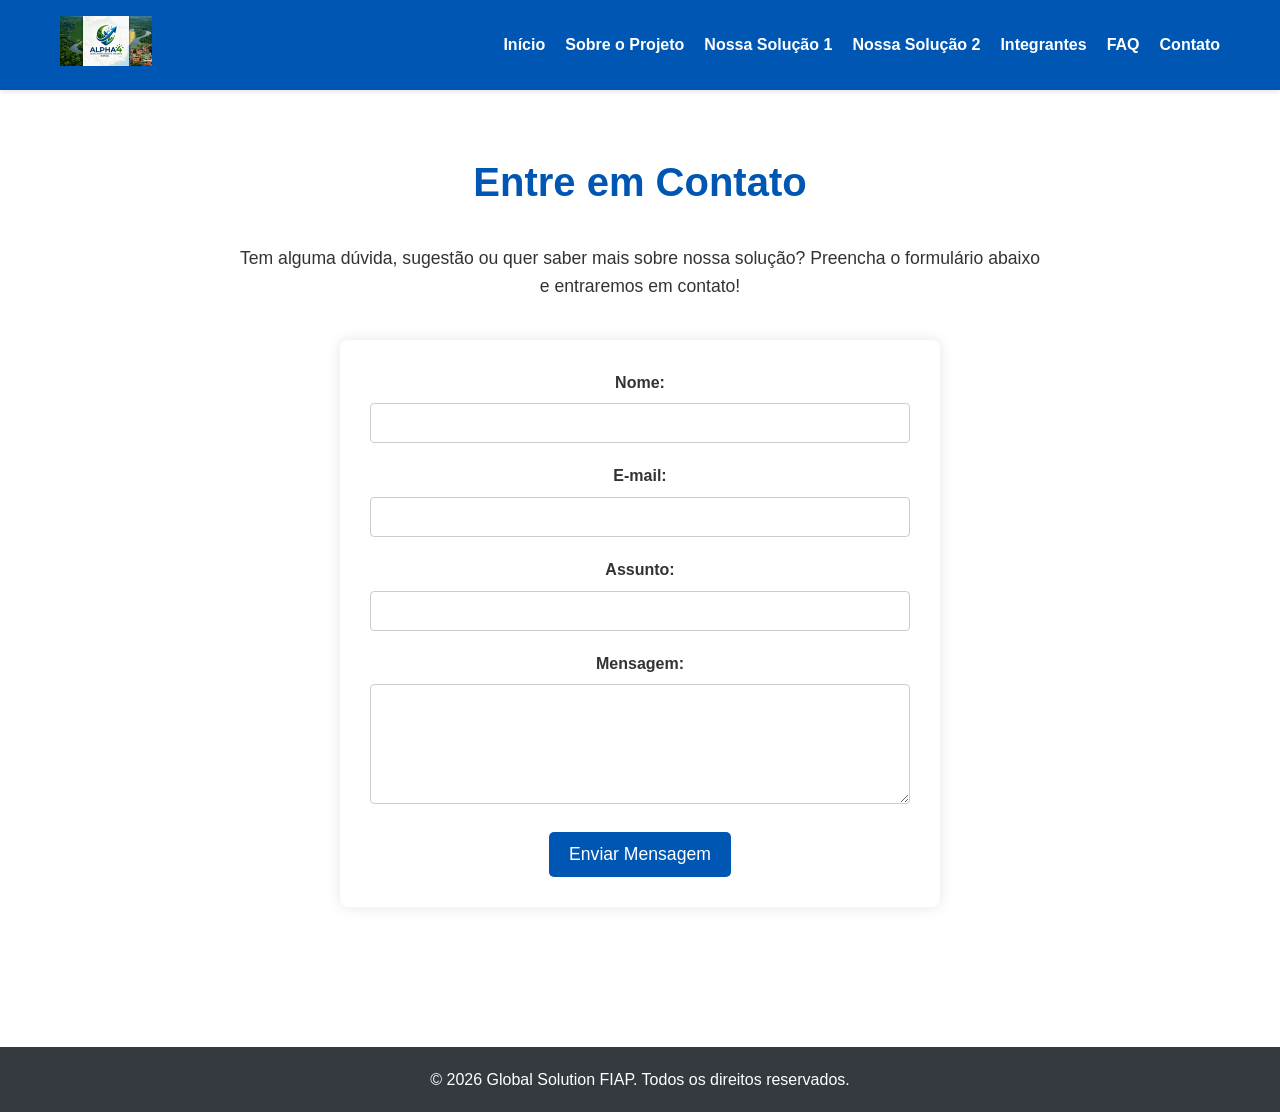
<file: contato.html>
<!DOCTYPE html>
<html lang="pt-BR">
<head>
    <meta charset="UTF-8">
    <meta name="viewport" content="width=device-width, initial-scale=1.0">
    <title>Global Solution FIAP - Contato</title>
    <link rel="stylesheet" href="css/style.css">
</head>
<body>
    <header>
        <div class="container">
            <a href="index.html" class="logo">
                <img src="assets/logo.png" alt="Logo da Solução">
            </a>
            <nav>
                <button class="menu-toggle" aria-label="Abrir menu">☰</button>
                <ul class="nav-list">
                    <li><a href="index.html">Início</a></li>
                    <li><a href="sobre.html">Sobre o Projeto</a></li>
                    <li><a href="solucao1.html">Nossa Solução 1</a></li>
                    <li><a href="solucao2.html">Nossa Solução 2</a></li>
                    <li><a href="integrantes.html">Integrantes</a></li>
                    <li><a href="faq.html">FAQ</a></li>
                    <li><a href="contato.html">Contato</a></li>
                </ul>
            </nav>
        </div>
    </header>

    <main>
        <section id="contact" class="content-section">
            <div class="container">
                <h2>Entre em Contato</h2>
                <p>Tem alguma dúvida, sugestão ou quer saber mais sobre nossa solução? Preencha o formulário abaixo e entraremos em contato!</p>

                <form class="contact-form">
                    <label for="name">Nome:</label>
                    <input type="text" id="name" name="name" required>

                    <label for="email">E-mail:</label>
                    <input type="email" id="email" name="email" required>

                    <label for="subject">Assunto:</label>
                    <input type="text" id="subject" name="subject">

                    <label for="message">Mensagem:</label>
                    <textarea id="message" name="message" required></textarea>

                    <button type="submit">Enviar Mensagem</button>
                </form>
            </div>
        </section>
    </main>

    <footer>
        <div class="container">
            <p>&copy; 2026 Global Solution FIAP. Todos os direitos reservados.</p>
        </div>
    </footer>

    <script src="js/script.js"></script>
</body>
</html>
</file>
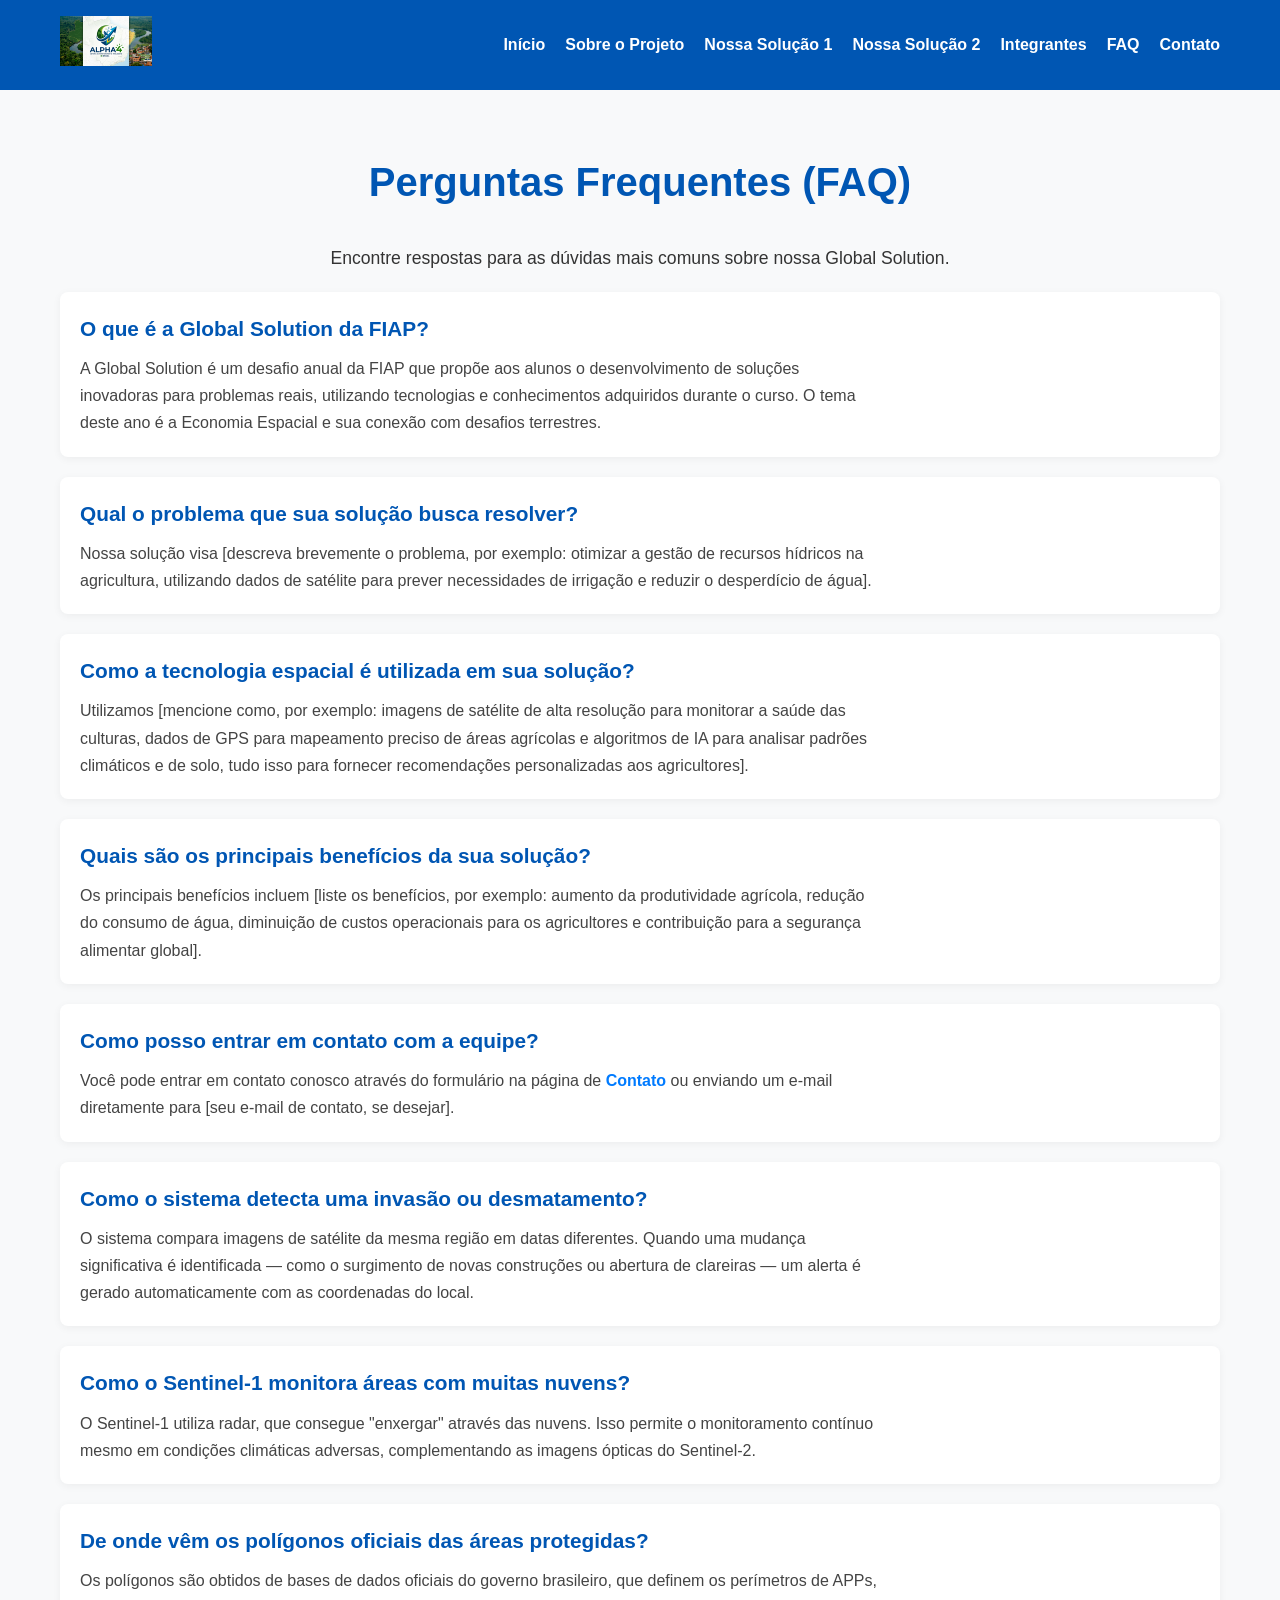
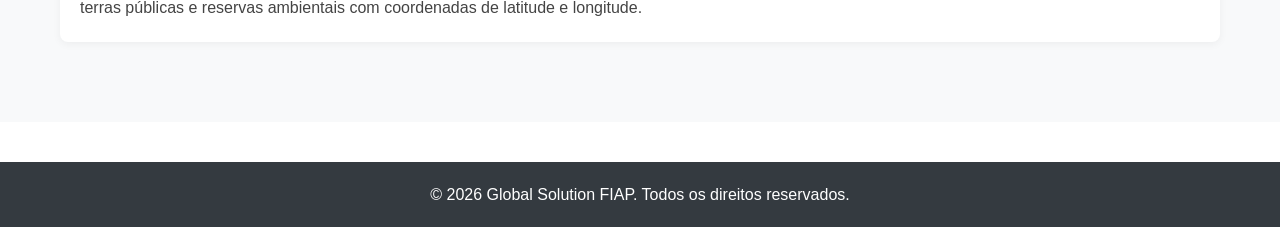
<file: faq.html>
<!DOCTYPE html>
<html lang="pt-BR">
<head>
    <meta charset="UTF-8">
    <meta name="viewport" content="width=device-width, initial-scale=1.0">
    <title>Global Solution FIAP - FAQ</title>
    <link rel="stylesheet" href="css/style.css">
</head>
<body>
    <header>
        <div class="container">
            <a href="index.html" class="logo">
                <img src="assets/logo.png" alt="Logo da Solução">
            </a>
            <nav>
                <button class="menu-toggle" aria-label="Abrir menu">☰</button>
                <ul class="nav-list">
                    <li><a href="index.html">Início</a></li>
                    <li><a href="sobre.html">Sobre o Projeto</a></li>
                    <li><a href="solucao1.html">Nossa Solução 1</a></li>
                    <li><a href="solucao2.html">Nossa Solução 2</a></li>
                    <li><a href="integrantes.html">Integrantes</a></li>
                    <li><a href="faq.html">FAQ</a></li>
                    <li><a href="contato.html">Contato</a></li>
                </ul>
            </nav>
        </div>
    </header>

    <main>
        <section id="faq" class="content-section light-bg">
            <div class="container">
                <h2>Perguntas Frequentes (FAQ)</h2>
                <p>Encontre respostas para as dúvidas mais comuns sobre nossa Global Solution.</p>
                <div class="faq-item">
                    <h3>O que é a Global Solution da FIAP?</h3>
                    <p>A Global Solution é um desafio anual da FIAP que propõe aos alunos o desenvolvimento de soluções inovadoras para problemas reais, utilizando tecnologias e conhecimentos adquiridos durante o curso. O tema deste ano é a Economia Espacial e sua conexão com desafios terrestres.</p>
                </div>
                <div class="faq-item">
                    <h3>Qual o problema que sua solução busca resolver?</h3>
                    <p>Nossa solução visa [descreva brevemente o problema, por exemplo: otimizar a gestão de recursos hídricos na agricultura, utilizando dados de satélite para prever necessidades de irrigação e reduzir o desperdício de água].</p>
                </div>
                <div class="faq-item">
                    <h3>Como a tecnologia espacial é utilizada em sua solução?</h3>
                    <p>Utilizamos [mencione como, por exemplo: imagens de satélite de alta resolução para monitorar a saúde das culturas, dados de GPS para mapeamento preciso de áreas agrícolas e algoritmos de IA para analisar padrões climáticos e de solo, tudo isso para fornecer recomendações personalizadas aos agricultores].</p>
                </div>
                <div class="faq-item">
                    <h3>Quais são os principais benefícios da sua solução?</h3>
                    <p>Os principais benefícios incluem [liste os benefícios, por exemplo: aumento da produtividade agrícola, redução do consumo de água, diminuição de custos operacionais para os agricultores e contribuição para a segurança alimentar global].</p>
                </div>
                <div class="faq-item">
                    <h3>Como posso entrar em contato com a equipe?</h3>
                    <p>Você pode entrar em contato conosco através do formulário na página de <a href="contato.html">Contato</a> ou enviando um e-mail diretamente para [seu e-mail de contato, se desejar].</p>
                </div>
                 <div class="faq-item">
                    <h3>Como o sistema detecta uma invasão ou desmatamento?</h3>
                    <p>O sistema compara imagens de satélite da mesma região em datas diferentes. Quando uma mudança significativa é identificada — como o surgimento de novas construções ou abertura de clareiras — um alerta é gerado automaticamente com as coordenadas do local.</p>
                 </div>
                 <div class="faq-item">
                    <h3>Como o Sentinel-1 monitora áreas com muitas nuvens?</h3>
                    <p>O Sentinel-1 utiliza radar, que consegue "enxergar" através das nuvens. Isso permite o monitoramento contínuo mesmo em condições climáticas adversas, complementando as imagens ópticas do Sentinel-2.</p>
                 </div>
                 <div class="faq-item">
                    <h3>De onde vêm os polígonos oficiais das áreas protegidas?</h3>
                    <p>Os polígonos são obtidos de bases de dados oficiais do governo brasileiro, que definem os perímetros de APPs, terras públicas e reservas ambientais com coordenadas de latitude e longitude.</p>
                 </div>
                <!-- Adicione mais perguntas e respostas conforme necessário -->
            </div>
        </section>
    </main>
    <footer>
        <div class="container">
            <p>&copy; 2026 Global Solution FIAP. Todos os direitos reservados.</p>
        </div>
    </footer>
    <script src="js/script.js"></script>
</body>
</html>
</file>
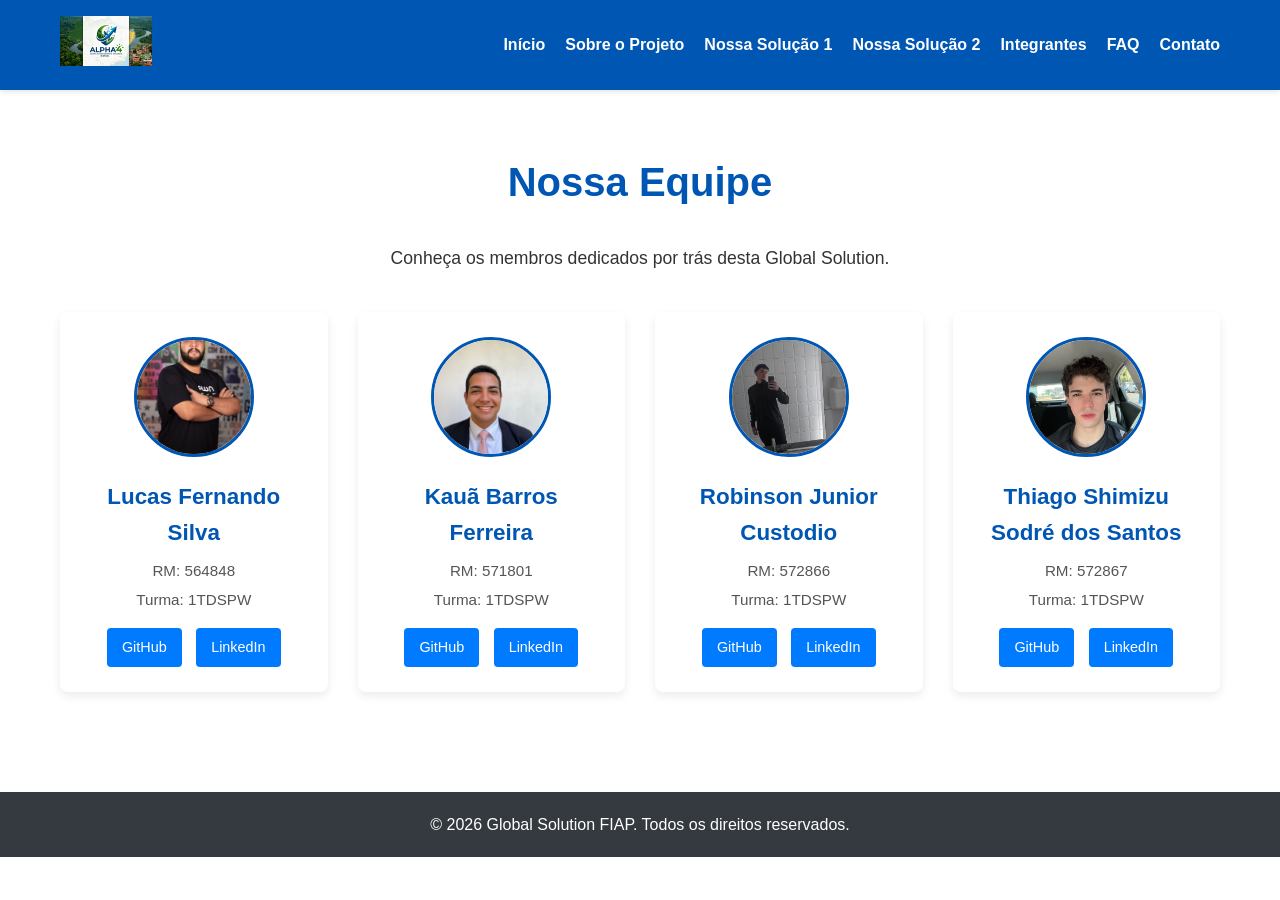
<file: integrantes.html>
<!DOCTYPE html>
<html lang="pt-BR">
<head>
    <meta charset="UTF-8">
    <meta name="viewport" content="width=device-width, initial-scale=1.0">
    <meta name="description" content="Conheça os integrantes da equipe por trás da Global Solution FIAP.">
    <title>Global Solution FIAP - Integrantes</title>
    <link rel="stylesheet" href="css/style.css">
</head>
<body>
    <header>
        <div class="container">
            <a href="index.html" class="logo">
                <img src="assets/logo.png" alt="Logo da Solução">
            </a>
            <nav aria-label="Menu principal">
                <button class="menu-toggle" aria-label="Abrir menu" aria-expanded="false">☰</button>
                <ul class="nav-list">
                    <li><a href="index.html">Início</a></li>
                    <li><a href="sobre.html">Sobre o Projeto</a></li>
                    <li><a href="solucao1.html">Nossa Solução 1</a></li>
                    <li><a href="solucao2.html">Nossa Solução 2</a></li>
                    <li><a href="integrantes.html" class="active">Integrantes</a></li>
                    <li><a href="faq.html">FAQ</a></li>
                    <li><a href="contato.html">Contato</a></li>
                </ul>
            </nav>
        </div>
    </header>

    <main>
        <section id="team" class="content-section">
            <div class="container">
                <h2>Nossa Equipe</h2>
                <p>Conheça os membros dedicados por trás desta Global Solution.</p>

                <div class="team-grid">

                    <!-- Integrante 1 -->
                    <div class="team-member">
                        <img src="assets/foto2.jpg" alt="Foto de Lucas Fernando Silva">
                        <h3>Lucas Fernando Silva</h3>
                        <p>RM: 564848</p>
                        <p>Turma: 1TDSPW</p>
                        <div class="member-links">
                            <a href="https://github.com/Lucas-Silva8077" target="_blank" rel="noopener noreferrer">GitHub</a>
                            <a href="https://www.linkedin.com/in/lucas-fernando-5aa8b6193" target="_blank" rel="noopener noreferrer">LinkedIn</a>
                        </div>
                    </div>

                    <!-- Integrante 2 -->
                    <div class="team-member">
                        <img src="assets/foto3.jpeg" alt="Foto de Kauã Barros Ferreira">
                        <h3>Kauã Barros Ferreira</h3>
                        <p>RM: 571801</p>
                        <p>Turma: 1TDSPW</p>
                        <div class="member-links">
                            <a href="https://github.com/KauaBF" target="_blank" rel="noopener noreferrer">GitHub</a>
                            <a href="https://www.linkedin.com/in/kauã-barros-ferreira-161a3a36b/" target="_blank" rel="noopener noreferrer">LinkedIn</a>
                        </div>
                    </div>

                    <!-- Integrante 3 -->
                    <div class="team-member">
                        <img src="assets/foto1.jpg" alt="Foto de Robinson Junior Custodio">
                        <h3>Robinson Junior Custodio</h3>
                        <p>RM: 572866</p>
                        <p>Turma: 1TDSPW</p>
                        <div class="member-links">
                            <a href="https://github.com/Junior4744" target="_blank" rel="noopener noreferrer">GitHub</a>
                            <a href="https://www.linkedin.com/in/junior-custódio-74601b38b" target="_blank" rel="noopener noreferrer">LinkedIn</a>
                        </div>
                    </div>

                    <!-- Integrante 4 -->
                    <div class="team-member">
                        <img src="assets/foto4.jpeg" alt="Foto de Thiago Shimizu Sodré dos Santos">
                        <h3>Thiago Shimizu Sodré dos Santos</h3>
                        <p>RM: 572867</p>
                        <p>Turma: 1TDSPW</p>
                        <div class="member-links">
                            <a href="https://github.com/thssd" target="_blank" rel="noopener noreferrer">GitHub</a>
                            <a href="https://www.linkedin.com/in/thiagoshimizusodre/" target="_blank" rel="noopener noreferrer">LinkedIn</a>
                        </div>
                    </div>

                </div>
            </div>
        </section>
    </main>

    <footer>
        <div class="container">
            <p>&copy; 2026 Global Solution FIAP. Todos os direitos reservados.</p>
        </div>
    </footer>

    <script src="js/script.js"></script>
</body>
</html>
</file>
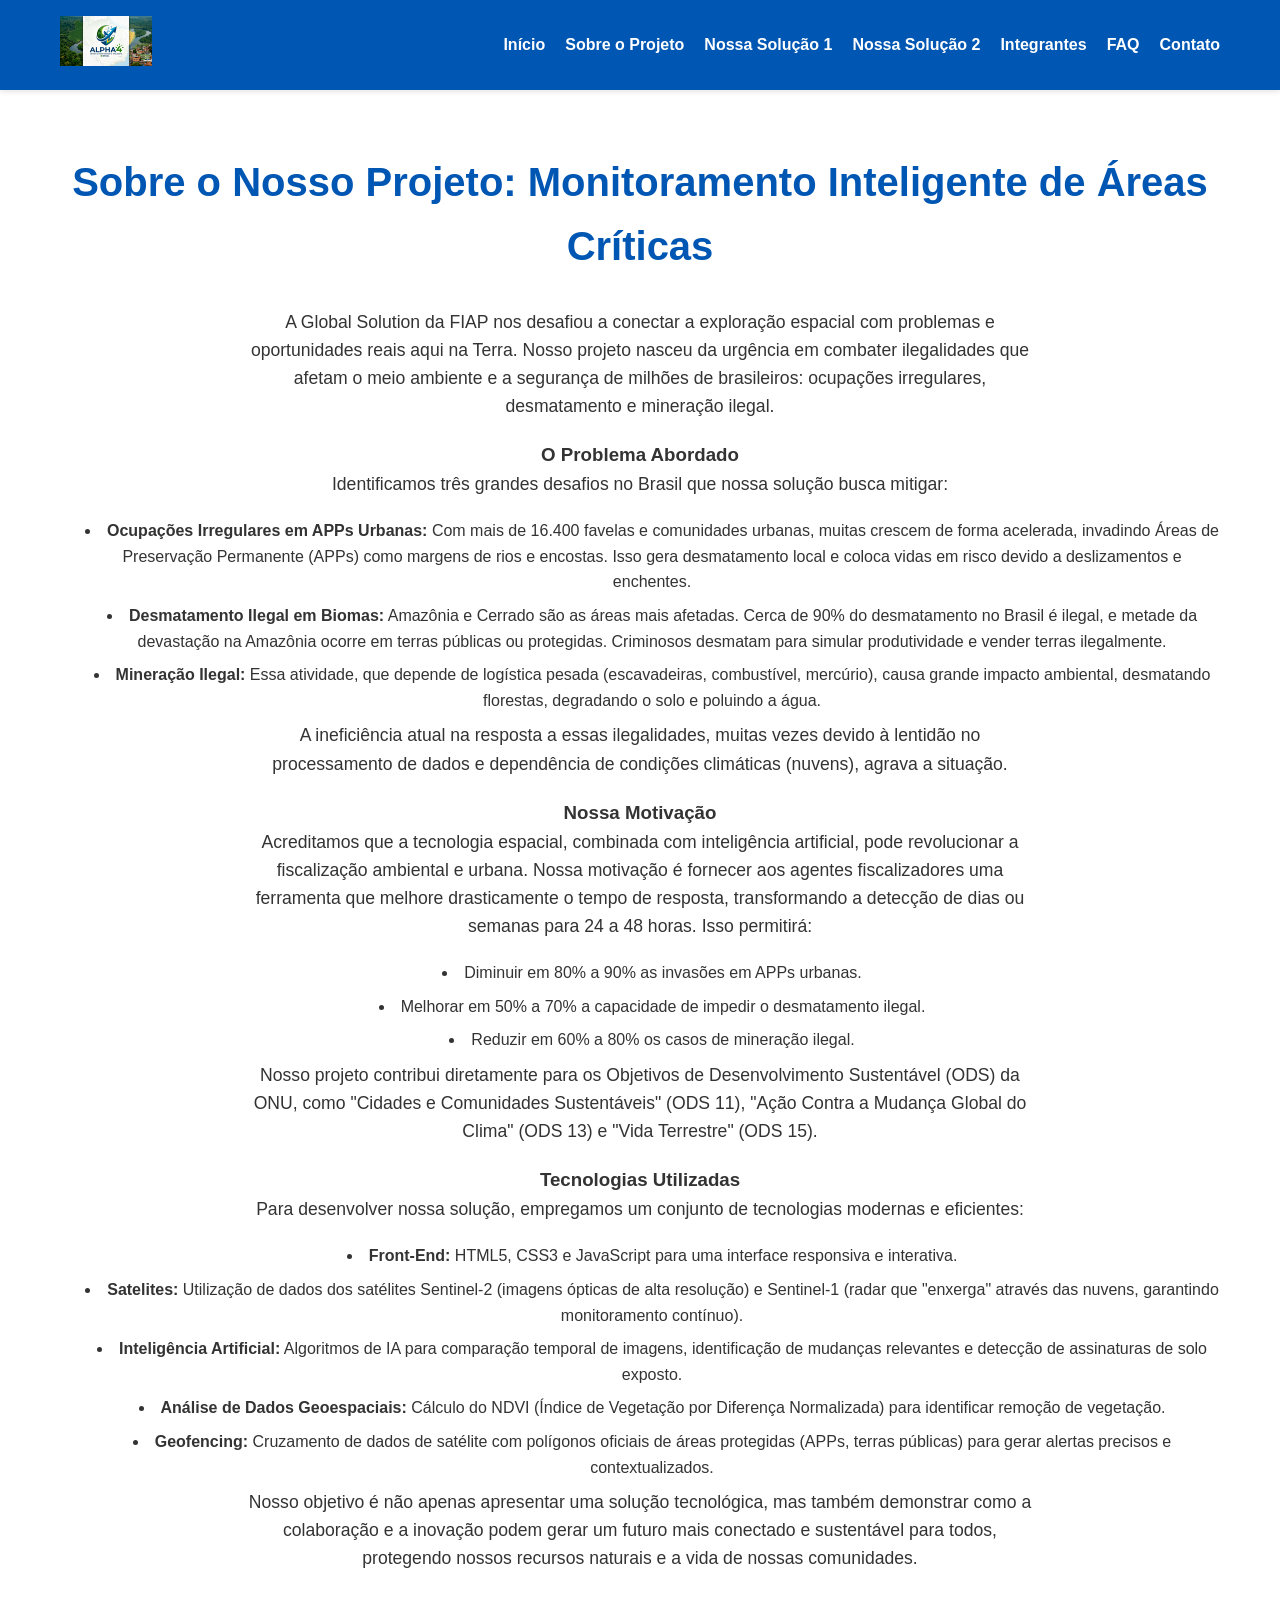
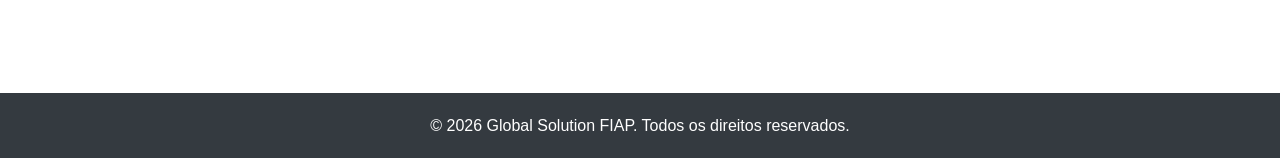
<file: sobre.html>
<!DOCTYPE html>
<html lang="pt-BR">
<head>
    <meta charset="UTF-8">
    <meta name="viewport" content="width=device-width, initial-scale=1.0">
    <title>Global Solution FIAP - Sobre o Projeto</title>
    <link rel="stylesheet" href="css/style.css">
</head>
<body>
    <header>
        <div class="container">
            <a href="index.html" class="logo">
                <img src="assets/logo.png" alt="Logo da Solução">
            </a>
            <nav>
                <button class="menu-toggle" aria-label="Abrir menu">☰</button>
                <ul class="nav-list">
                    <li><a href="index.html">Início</a></li>
                    <li><a href="sobre.html" class="active">Sobre o Projeto</a></li>
                    <li><a href="solucao1.html">Nossa Solução 1</a></li>
                    <li><a href="solucao2.html">Nossa Solução 2</a></li>
                    <li><a href="integrantes.html">Integrantes</a></li>
                    <li><a href="faq.html">FAQ</a></li>
                    <li><a href="contato.html">Contato</a></li>
                </ul>
            </nav>
        </div>
    </header>
    <main>
        <section id="about" class="content-section">
            <div class="container">
                <h2>Sobre o Nosso Projeto: Monitoramento Inteligente de Áreas Críticas</h2>
                <p>
                    A Global Solution da FIAP nos desafiou a conectar a exploração espacial com problemas e 
                    oportunidades reais aqui na Terra. Nosso projeto nasceu da urgência em combater 
                    ilegalidades que afetam o meio ambiente e a segurança de milhões de brasileiros: 
                    ocupações irregulares, desmatamento e mineração ilegal.
                </p>
                <h3>O Problema Abordado</h3>
                <p>
                    Identificamos três grandes desafios no Brasil que nossa solução busca mitigar:
                </p>
                <ul>
                    <li>
                        <strong>Ocupações Irregulares em APPs Urbanas:</strong> 
                        Com mais de 16.400 favelas e comunidades urbanas, muitas crescem de forma acelerada, 
                        invadindo Áreas de Preservação Permanente (APPs) como margens de rios e encostas. 
                        Isso gera desmatamento local e coloca vidas em risco devido a deslizamentos e enchentes.
                    </li>
                    <li>
                        <strong>Desmatamento Ilegal em Biomas:</strong> 
                        Amazônia e Cerrado são as áreas mais afetadas. Cerca de 90% do desmatamento no Brasil 
                        é ilegal, e metade da devastação na Amazônia ocorre em terras públicas ou protegidas. 
                        Criminosos desmatam para simular produtividade e vender terras ilegalmente.
                    </li>
                    <li>
                        <strong>Mineração Ilegal:</strong> 
                        Essa atividade, que depende de logística pesada (escavadeiras, combustível, mercúrio), 
                        causa grande impacto ambiental, desmatando florestas, degradando o solo e poluindo a água.
                    </li>
                </ul>
                <p>
                    A ineficiência atual na resposta a essas ilegalidades, muitas vezes devido à lentidão no 
                    processamento de dados e dependência de condições climáticas (nuvens), agrava a situação.
                </p>
                <h3>Nossa Motivação</h3>
                <p>
                    Acreditamos que a tecnologia espacial, combinada com inteligência artificial, pode 
                    revolucionar a fiscalização ambiental e urbana. Nossa motivação é fornecer aos agentes 
                    fiscalizadores uma ferramenta que melhore drasticamente o tempo de resposta, 
                    transformando a detecção de dias ou semanas para 24 a 48 horas. Isso permitirá:
                </p>
                <ul>
                    <li>Diminuir em 80% a 90% as invasões em APPs urbanas.</li>
                    <li>Melhorar em 50% a 70% a capacidade de impedir o desmatamento ilegal.</li>
                    <li>Reduzir em 60% a 80% os casos de mineração ilegal.</li>
                </ul>
                <p>
                    Nosso projeto contribui diretamente para os Objetivos de Desenvolvimento Sustentável (ODS) 
                    da ONU, como "Cidades e Comunidades Sustentáveis" (ODS 11), "Ação Contra a Mudança Global 
                    do Clima" (ODS 13) e "Vida Terrestre" (ODS 15).
                </p>

                <h3>Tecnologias Utilizadas</h3>
                <p>
                    Para desenvolver nossa solução, empregamos um conjunto de tecnologias modernas e eficientes:
                </p>
                <ul>
                    <li>
                        <strong>Front-End:</strong> HTML5, CSS3 e JavaScript para uma interface responsiva e interativa.
                    </li>
                    <li>
                        <strong>Satelites:</strong> Utilização de dados dos satélites Sentinel-2 (imagens ópticas de alta resolução) 
                        e Sentinel-1 (radar que "enxerga" através das nuvens, garantindo monitoramento contínuo).
                    </li>
                    <li>
                        <strong>Inteligência Artificial:</strong> Algoritmos de IA para comparação temporal de imagens, 
                        identificação de mudanças relevantes e detecção de assinaturas de solo exposto.
                    </li>
                    <li>
                        <strong>Análise de Dados Geoespaciais:</strong> Cálculo do NDVI (Índice de Vegetação por Diferença Normalizada) 
                        para identificar remoção de vegetação.
                    </li>
                    <li>
                        <strong>Geofencing:</strong> Cruzamento de dados de satélite com polígonos oficiais de áreas protegidas 
                        (APPs, terras públicas) para gerar alertas precisos e contextualizados.
                    </li>
                </ul>
                <p>
                    Nosso objetivo é não apenas apresentar uma solução tecnológica, mas também demonstrar como a 
                    colaboração e a inovação podem gerar um futuro mais conectado e sustentável para todos, 
                    protegendo nossos recursos naturais e a vida de nossas comunidades.
                </p>
            </div>
        </section>
    </main>
    <footer>
        <div class="container">
            <p>&copy; 2026 Global Solution FIAP. Todos os direitos reservados.</p>
        </div>
    </footer>
    <script src="js/script.js"></script>
</body>
</html>
</file>
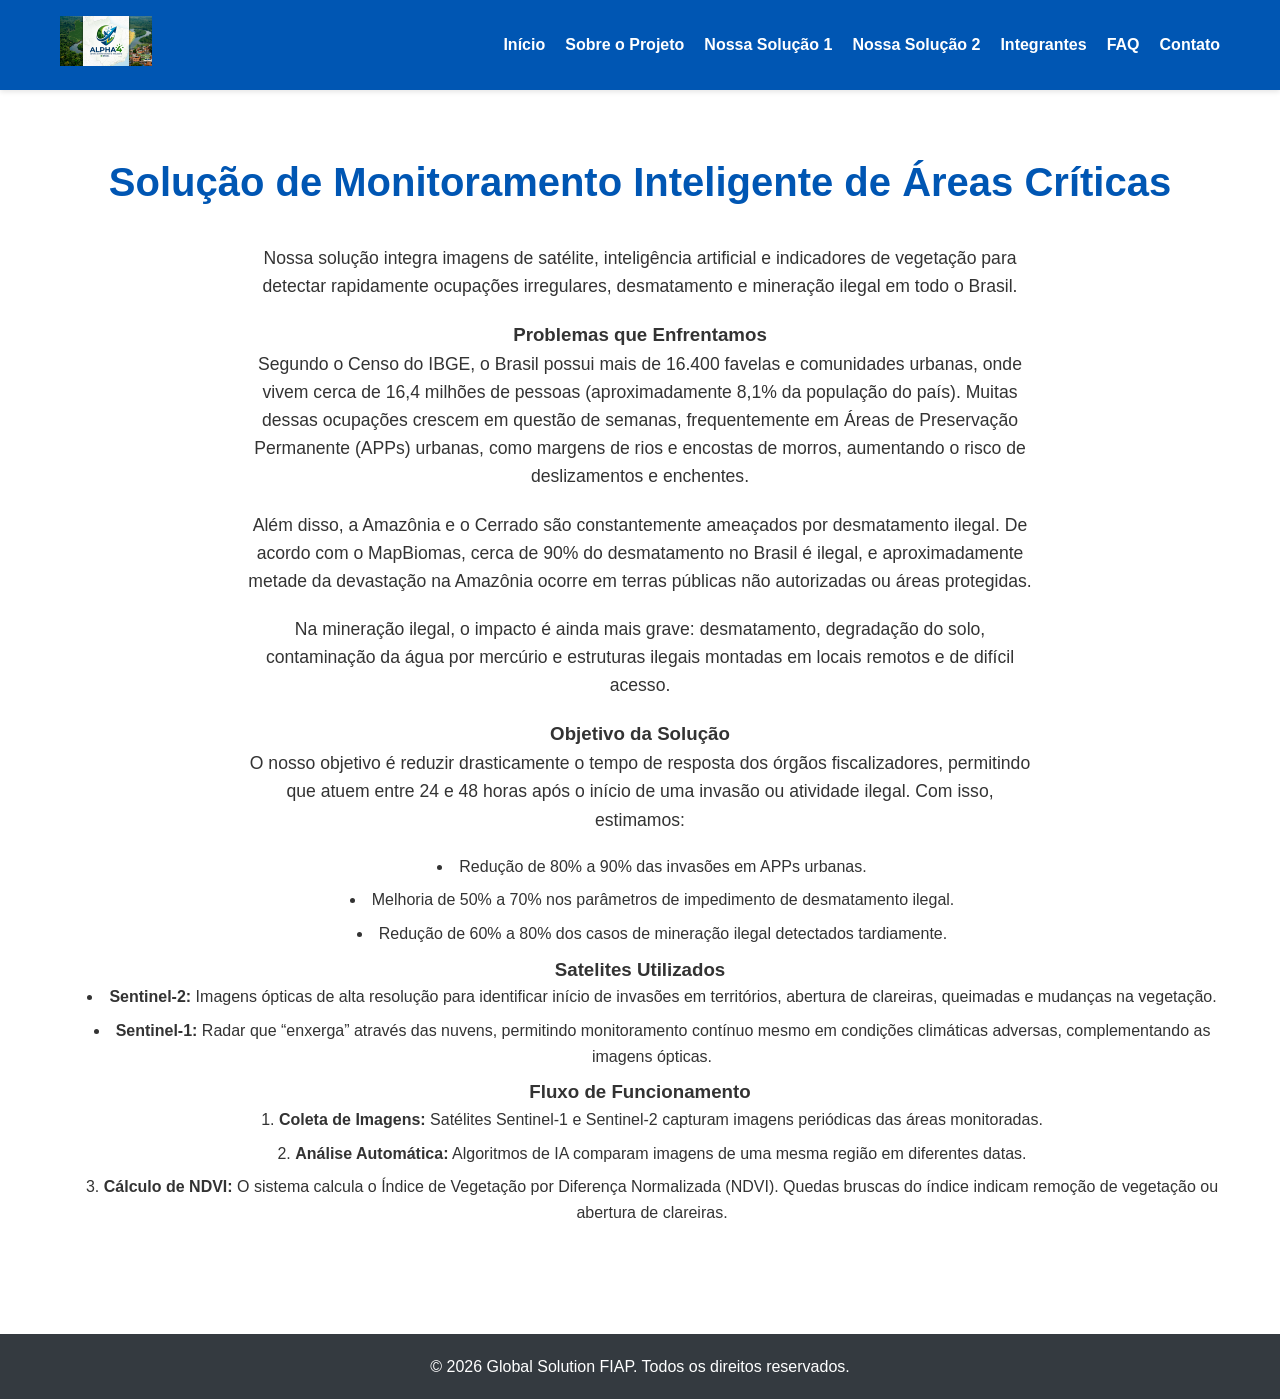
<file: solucao1.html>
<!DOCTYPE html>
<html lang="pt-BR">
<head>
    <meta charset="UTF-8">
    <meta name="viewport" content="width=device-width, initial-scale=1.0">
    <title>Global Solution FIAP - Visão Geral da Solução</title>
    <link rel="stylesheet" href="css/style.css">
</head>
<body>
<header>
    <div class="container">
        <a href="index.html" class="logo">
            <img src="assets/logo.png" alt="Logo da Solução">
        </a>
        <nav>
            <button class="menu-toggle" aria-label="Abrir menu">☰</button>
            <ul class="nav-list">
                <li><a href="index.html">Início</a></li>
                <li><a href="sobre.html">Sobre o Projeto</a></li>
                <li><a href="solucao1.html" class="active">Nossa Solução 1</a></li>
                <li><a href="solucao2.html">Nossa Solução 2</a></li>
                <li><a href="integrantes.html">Integrantes</a></li>
                <li><a href="faq.html">FAQ</a></li>
                <li><a href="contato.html">Contato</a></li>
            </ul>
        </nav>
    </div>
</header>
<main>
    <section id="solution1" class="content-section">
        <div class="container">
            <h2>Solução de Monitoramento Inteligente de Áreas Críticas</h2>
            <p>
                Nossa solução integra imagens de satélite, inteligência artificial e indicadores de vegetação 
                para detectar rapidamente ocupações irregulares, desmatamento e mineração ilegal em todo o Brasil.
            </p>
            <h3>Problemas que Enfrentamos</h3>
            <p>
                Segundo o Censo do IBGE, o Brasil possui mais de 16.400 favelas e comunidades urbanas, 
                onde vivem cerca de 16,4 milhões de pessoas (aproximadamente 8,1% da população do país). 
                Muitas dessas ocupações crescem em questão de semanas, frequentemente em Áreas de Preservação 
                Permanente (APPs) urbanas, como margens de rios e encostas de morros, aumentando o risco de 
                deslizamentos e enchentes.
            </p>
            <p>
                Além disso, a Amazônia e o Cerrado são constantemente ameaçados por desmatamento ilegal. 
                De acordo com o MapBiomas, cerca de 90% do desmatamento no Brasil é ilegal, e aproximadamente 
                metade da devastação na Amazônia ocorre em terras públicas não autorizadas ou áreas protegidas.
            </p>
            <p>
                Na mineração ilegal, o impacto é ainda mais grave: desmatamento, degradação do solo, 
                contaminação da água por mercúrio e estruturas ilegais montadas em locais remotos e de difícil acesso.
            </p>

            <h3>Objetivo da Solução</h3>
            <p>
                O nosso objetivo é reduzir drasticamente o tempo de resposta dos órgãos fiscalizadores, 
                permitindo que atuem entre 24 e 48 horas após o início de uma invasão ou atividade ilegal. 
                Com isso, estimamos:
            </p>
            <ul>
                <li>Redução de 80% a 90% das invasões em APPs urbanas.</li>
                <li>Melhoria de 50% a 70% nos parâmetros de impedimento de desmatamento ilegal.</li>
                <li>Redução de 60% a 80% dos casos de mineração ilegal detectados tardiamente.</li>
            </ul>
            <h3>Satelites Utilizados</h3>
            <ul>
                <li>
                    <strong>Sentinel-2:</strong> 
                    Imagens ópticas de alta resolução para identificar início de invasões em territórios, 
                    abertura de clareiras, queimadas e mudanças na vegetação.
                </li>
                <li>
                    <strong>Sentinel-1:</strong> 
                    Radar que “enxerga” através das nuvens, permitindo monitoramento contínuo mesmo em 
                    condições climáticas adversas, complementando as imagens ópticas.
                </li>
            </ul>
            <h3>Fluxo de Funcionamento</h3>
            <ol>
                <li><strong>Coleta de Imagens:</strong> Satélites Sentinel-1 e Sentinel-2 capturam imagens periódicas das áreas monitoradas.</li>
                <li><strong>Análise Automática:</strong> Algoritmos de IA comparam imagens de uma mesma região em diferentes datas.</li>
                <li><strong>Cálculo de NDVI:</strong> 
                    O sistema calcula o Índice de Vegetação por Diferença Normalizada (NDVI). 
                    Quedas bruscas do índice indicam remoção de vegetação ou abertura de clareiras.
                </li>
            </ol>
        </div>
    </section>
</main>
<footer>
    <div class="container">
        <p>&copy; 2026 Global Solution FIAP. Todos os direitos reservados.</p>
    </div>
</footer>
<script src="js/script.js"></script>
</body>
</html>
</file>
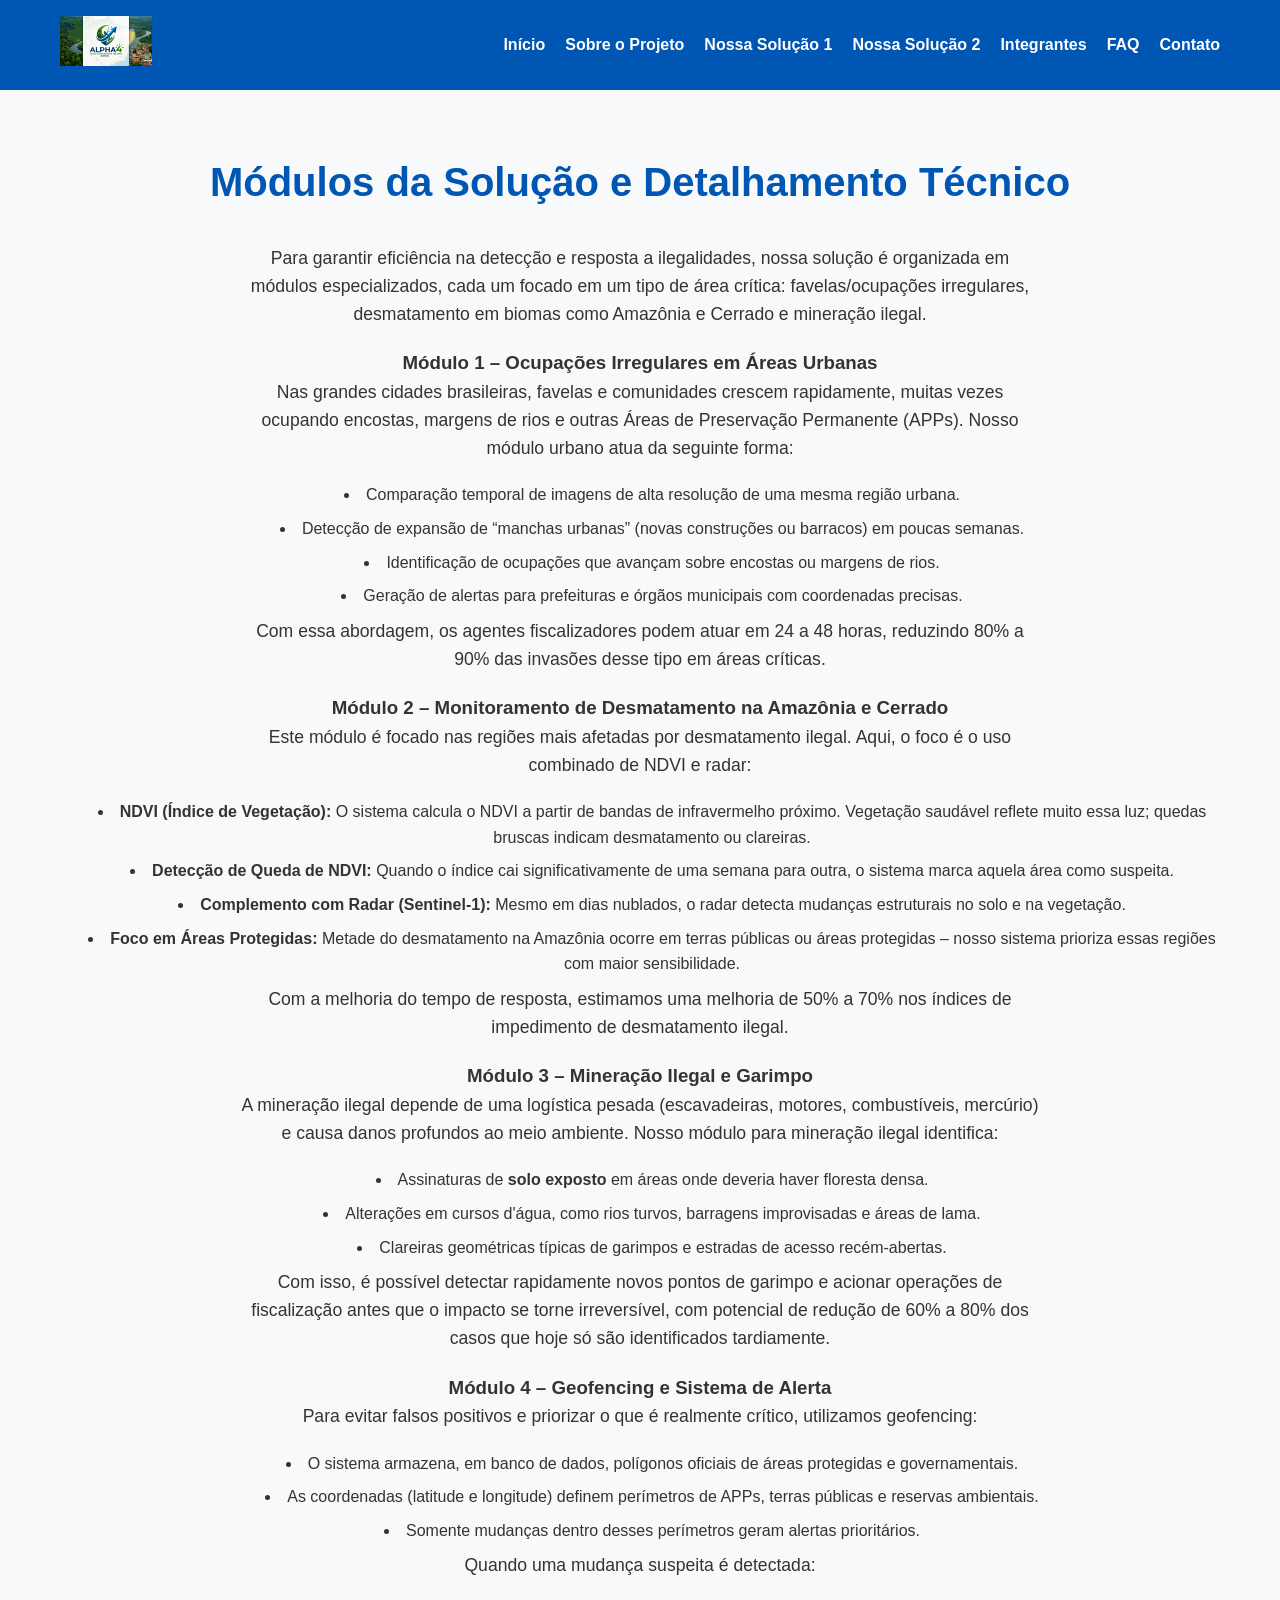
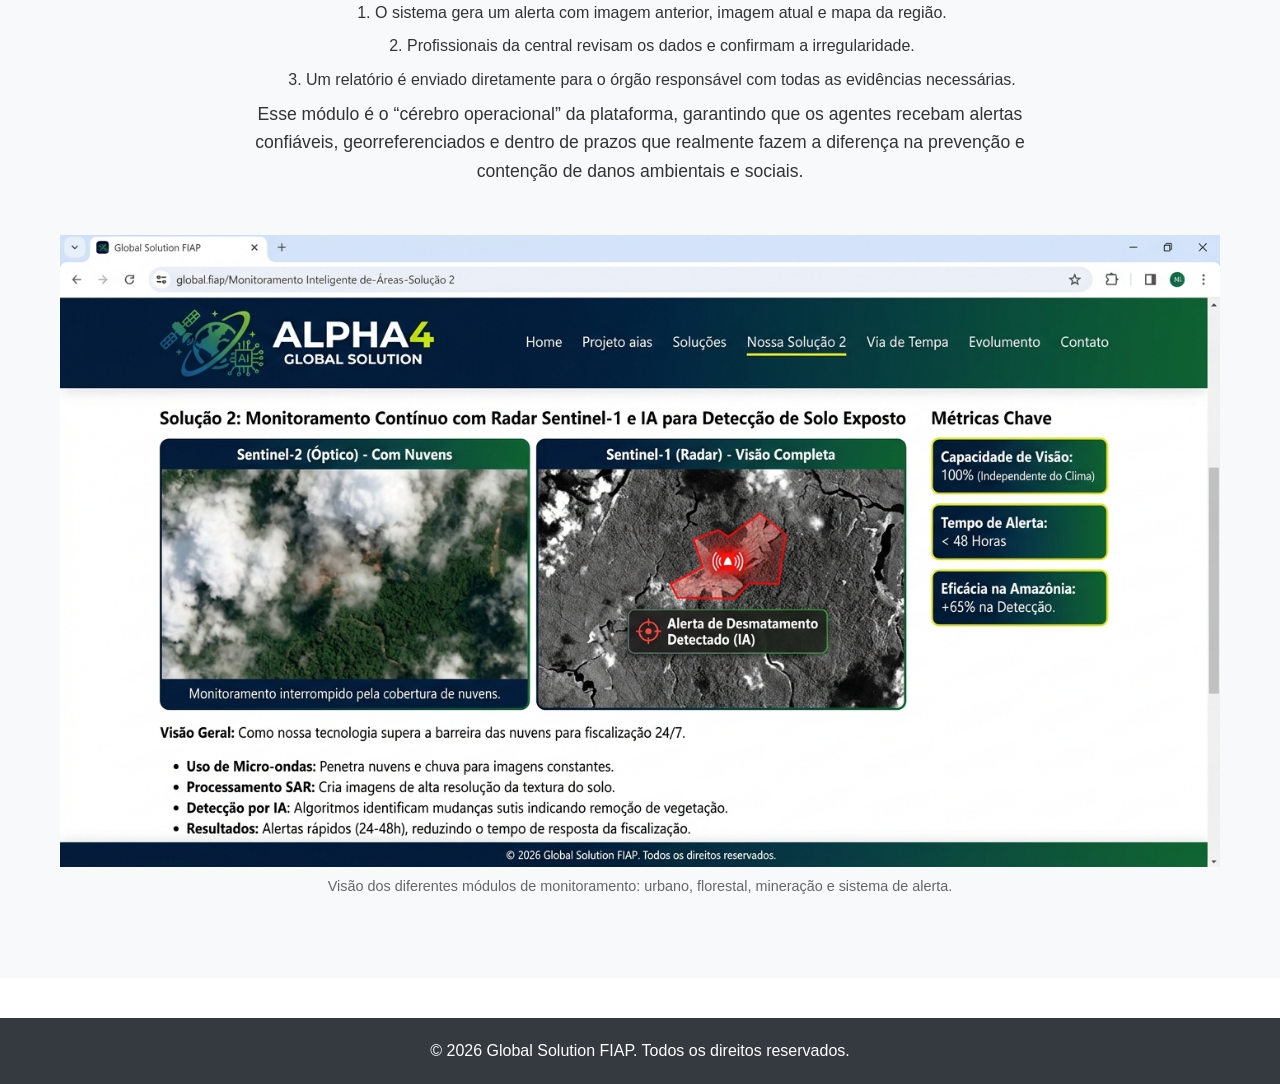
<file: solucao2.html>
<!DOCTYPE html>
<html lang="pt-BR">
<head>
    <meta charset="UTF-8">
    <meta name="viewport" content="width=device-width, initial-scale=1.0">
    <title>Global Solution FIAP - Módulos da Solução</title>
    <link rel="stylesheet" href="css/style.css">
</head>
<body>
<header>
    <div class="container">
        <a href="index.html" class="logo">
            <img src="assets/logo.png" alt="Logo da Solução">
        </a>
        <nav>
            <button class="menu-toggle" aria-label="Abrir menu">☰</button>
            <ul class="nav-list">
                <li><a href="index.html">Início</a></li>
                <li><a href="sobre.html">Sobre o Projeto</a></li>
                <li><a href="solucao1.html">Nossa Solução 1</a></li>
                <li><a href="solucao2.html" class="active">Nossa Solução 2</a></li>
                <li><a href="integrantes.html">Integrantes</a></li>
                <li><a href="faq.html">FAQ</a></li>
                <li><a href="contato.html">Contato</a></li>
            </ul>
        </nav>
    </div>
</header>

<main>
    <section id="solution2" class="content-section light-bg">
        <div class="container">
            <h2>Módulos da Solução e Detalhamento Técnico</h2>
            <p>
                Para garantir eficiência na detecção e resposta a ilegalidades, nossa solução é organizada em 
                módulos especializados, cada um focado em um tipo de área crítica: favelas/ocupações irregulares, 
                desmatamento em biomas como Amazônia e Cerrado e mineração ilegal.
            </p>

            <h3>Módulo 1 – Ocupações Irregulares em Áreas Urbanas</h3>
            <p>
                Nas grandes cidades brasileiras, favelas e comunidades crescem rapidamente, muitas vezes 
                ocupando encostas, margens de rios e outras Áreas de Preservação Permanente (APPs). 
                Nosso módulo urbano atua da seguinte forma:
            </p>
            <ul>
                <li>Comparação temporal de imagens de alta resolução de uma mesma região urbana.</li>
                <li>Detecção de expansão de “manchas urbanas” (novas construções ou barracos) em poucas semanas.</li>
                <li>Identificação de ocupações que avançam sobre encostas ou margens de rios.</li>
                <li>Geração de alertas para prefeituras e órgãos municipais com coordenadas precisas.</li>
            </ul>
            <p>
                Com essa abordagem, os agentes fiscalizadores podem atuar em 24 a 48 horas, 
                reduzindo 80% a 90% das invasões desse tipo em áreas críticas.
            </p>

            <h3>Módulo 2 – Monitoramento de Desmatamento na Amazônia e Cerrado</h3>
            <p>
                Este módulo é focado nas regiões mais afetadas por desmatamento ilegal. Aqui, o foco é 
                o uso combinado de NDVI e radar:
            </p>
            <ul>
                <li>
                    <strong>NDVI (Índice de Vegetação):</strong> 
                    O sistema calcula o NDVI a partir de bandas de infravermelho próximo. 
                    Vegetação saudável reflete muito essa luz; quedas bruscas indicam desmatamento ou clareiras.
                </li>
                <li>
                    <strong>Detecção de Queda de NDVI:</strong> 
                    Quando o índice cai significativamente de uma semana para outra, o sistema marca aquela área como suspeita.
                </li>
                <li>
                    <strong>Complemento com Radar (Sentinel-1):</strong> 
                    Mesmo em dias nublados, o radar detecta mudanças estruturais no solo e na vegetação.
                </li>
                <li>
                    <strong>Foco em Áreas Protegidas:</strong> 
                    Metade do desmatamento na Amazônia ocorre em terras públicas ou áreas protegidas – nosso sistema prioriza 
                    essas regiões com maior sensibilidade.
                </li>
            </ul>
            <p>
                Com a melhoria do tempo de resposta, estimamos uma melhoria de 50% a 70% 
                nos índices de impedimento de desmatamento ilegal.
            </p>

            <h3>Módulo 3 – Mineração Ilegal e Garimpo</h3>
            <p>
                A mineração ilegal depende de uma logística pesada (escavadeiras, motores, combustíveis, mercúrio) 
                e causa danos profundos ao meio ambiente. Nosso módulo para mineração ilegal identifica:
            </p>
            <ul>
                <li>Assinaturas de <strong>solo exposto</strong> em áreas onde deveria haver floresta densa.</li>
                <li>Alterações em cursos d'água, como rios turvos, barragens improvisadas e áreas de lama.</li>
                <li>Clareiras geométricas típicas de garimpos e estradas de acesso recém-abertas.</li>
            </ul>
            <p>
                Com isso, é possível detectar rapidamente novos pontos de garimpo e acionar operações 
                de fiscalização antes que o impacto se torne irreversível, com potencial de redução 
                de 60% a 80% dos casos que hoje só são identificados tardiamente.
            </p>

            <h3>Módulo 4 – Geofencing e Sistema de Alerta</h3>
            <p>
                Para evitar falsos positivos e priorizar o que é realmente crítico, utilizamos geofencing:
            </p>
            <ul>
                <li>O sistema armazena, em banco de dados, polígonos oficiais de áreas protegidas e governamentais.</li>
                <li>As coordenadas (latitude e longitude) definem perímetros de APPs, terras públicas e reservas ambientais.</li>
                <li>Somente mudanças dentro desses perímetros geram alertas prioritários.</li>
            </ul>
            <p>
                Quando uma mudança suspeita é detectada:
            </p>
            <ol>
                <li>O sistema gera um alerta com imagem anterior, imagem atual e mapa da região.</li>
                <li>Profissionais da central revisam os dados e confirmam a irregularidade.</li>
                <li>Um relatório é enviado diretamente para o órgão responsável com todas as evidências necessárias.</li>
            </ol>

            <p>
                Esse módulo é o “cérebro operacional” da plataforma, garantindo que os agentes recebam 
                alertas confiáveis, georreferenciados e dentro de prazos que realmente fazem a diferença 
                na prevenção e contenção de danos ambientais e sociais.
            </p>

            <img src="assets/solucao2.png" alt="Módulos da Solução 2" style="max-width: 100%; height: auto; margin-top: 30px;">
            <p style="font-size: 0.9em; color: #666; text-align: center;">
                Visão dos diferentes módulos de monitoramento: urbano, florestal, mineração e sistema de alerta.
            </p>
        </div>
    </section>
</main>

<footer>
    <div class="container">
        <p>&copy; 2026 Global Solution FIAP. Todos os direitos reservados.</p>
    </div>
</footer>

<script src="js/script.js"></script>
</body>
</html>
</file>
<file: css/style.css>
/* Variáveis CSS para cores */
:root {
    --primary-color: #0056b3; /* Azul FIAP */
    --secondary-color: #007bff; /* Azul mais claro */
    --text-color: #333;
    --light-bg: #f8f9fa;
    --dark-bg: #343a40;
    --white: #fff;
}

/* Reset básico */
* {
    margin: 0;
    padding: 0;
    box-sizing: border-box;
}

body {
    font-family: 'Segoe UI', Tahoma, Geneva, Verdana, sans-serif;
    line-height: 1.6;
    color: var(--text-color);
    background-color: var(--white);
}

.container {
    max-width: 1200px;
    margin: 0 auto;
    padding: 0 20px;
}

/* Header */
header {
    background-color: var(--primary-color);
    color: var(--white);
    padding: 1rem 0;
    box-shadow: 0 2px 5px rgba(0,0,0,0.1);
}

header .container {
    display: flex;
    justify-content: space-between;
    align-items: center;
}

.logo img {
    height: 50px; /* Ajuste o tamanho do seu logo */
}

nav .nav-list {
    list-style: none;
    display: flex;
}

nav .nav-list li {
    margin-left: 20px;
}

nav .nav-list a {
    color: var(--white);
    text-decoration: none;
    font-weight: bold;
    transition: color 0.3s ease;
}

nav .nav-list a:hover {
    color: var(--light-bg);
}

.menu-toggle {
    display: none; /* Esconde o botão de menu em telas maiores */
    background: none;
    border: none;
    color: var(--white);
    font-size: 1.8rem;
    cursor: pointer;
}

/* Hero Section */
.hero-section {
    background: linear-gradient(rgba(0, 86, 179, 0.7), rgba(0, 86, 179, 0.7)), url('../assets/hero-bg.jpg') no-repeat center center/cover;
    color: var(--white);
    text-align: center;
    padding: 100px 0;
}

.hero-section h1 {
    font-size: 3rem;
    margin-bottom: 20px;
}

.hero-section p {
    font-size: 1.2rem;
    margin-bottom: 30px;
}

.btn {
    display: inline-block;
    background-color: var(--secondary-color);
    color: var(--white);
    padding: 12px 25px;
    border-radius: 5px;
    text-decoration: none;
    font-weight: bold;
    transition: background-color 0.3s ease;
}

.btn:hover {
    background-color: #0056b3;
}

/* Content Sections */
.content-section {
    padding: 60px 0;
    text-align: center;
}

.content-section h2 {
    font-size: 2.5rem;
    margin-bottom: 30px;
    color: var(--primary-color);
}

.content-section p {
    font-size: 1.1rem;
    max-width: 800px;
    margin: 0 auto 20px auto;
}

#solution1 ul, #solution1 ol,
#solution2 ul, #solution2 ol,
#about ul, #about ol {
    padding-left: 1.5rem;
}

#solution1 li, #solution2 li, #about li {
    margin-bottom: 0.5rem;
}

#solution1 ul, #solution1 ol,
#solution2 ul, #solution2 ol,
#about ul, #about ol {
    padding-left: 1.5rem;
    list-style-position: inside; /* ← adiciona isso */
}
.light-bg {
    background-color: var(--light-bg);
}

/* Footer */
footer {
    background-color: var(--dark-bg);
    color: var(--white);
    text-align: center;
    padding: 20px 0;
    margin-top: 40px;
}

/* Formulário de Contato (exemplo para contato.html) */
.contact-form {
    max-width: 600px;
    margin: 40px auto;
    padding: 30px;
    background-color: var(--white);
    border-radius: 8px;
    box-shadow: 0 0 15px rgba(0,0,0,0.1);
}

.contact-form label {
    display: block;
    margin-bottom: 8px;
    font-weight: bold;
}

.contact-form input[type="text"],
.contact-form input[type="email"],
.contact-form textarea {
    width: 100%;
    padding: 10px;
    margin-bottom: 20px;
    border: 1px solid #ccc;
    border-radius: 4px;
    font-size: 1rem;
}

.contact-form textarea {
    resize: vertical;
    min-height: 120px;
}

.contact-form button {
    background-color: var(--primary-color);
    color: var(--white);
    padding: 12px 20px;
    border: none;
    border-radius: 5px;
    cursor: pointer;
    font-size: 1.1rem;
    transition: background-color 0.3s ease;
}

.contact-form button:hover {
    background-color: var(--secondary-color);
}

/* Responsividade */
@media (max-width: 768px) {
    header .container {
        flex-wrap: wrap;
    }

    nav .nav-list {
        display: none; /* Esconde a lista de navegação por padrão em mobile */
        flex-direction: column;
        width: 100%;
        background-color: var(--primary-color);
        position: absolute;
        top: 70px; /* Abaixo do header */
        left: 0;
        padding: 10px 0;
        box-shadow: 0 2px 5px rgba(0,0,0,0.1);
    }

    nav .nav-list.active {
        display: flex; /* Mostra a lista quando o menu está ativo */
    }

    nav .nav-list li {
        margin: 0;
        text-align: center;
        padding: 10px 0;
        border-bottom: 1px solid rgba(255,255,255,0.1);
    }

    nav .nav-list li:last-child {
        border-bottom: none;
    }

    .menu-toggle {
        display: block; /* Mostra o botão de menu em telas menores */
    }

    .hero-section h1 {
        font-size: 2.5rem;
    }

    .hero-section p {
        font-size: 1rem;
    }

    .content-section h2 {
        font-size: 2rem;
    }
}

@media (max-width: 480px) {
    .hero-section h1 {
        font-size: 2rem;
    }

    .content-section h2 {
        font-size: 1.8rem;
    }

    .logo img {
        height: 40px;
    }
}

/* Estilos para a página de Integrantes */
.team-grid {
    display: grid;
    grid-template-columns: repeat(auto-fit, minmax(250px, 1fr));
    gap: 30px;
    margin-top: 40px;
}

.team-member {
    background-color: var(--white);
    border-radius: 8px;
    box-shadow: 0 4px 10px rgba(0,0,0,0.08);
    padding: 25px;
    text-align: center;
    transition: transform 0.3s ease;
}

.team-member:hover {
    transform: translateY(-5px);
}

.team-member img {
    width: 120px;
    height: 120px;
    border-radius: 50%;
    object-fit: cover;
    margin-bottom: 15px;
    border: 3px solid var(--primary-color);
}

.team-member h3 {
    font-size: 1.4rem;
    color: var(--primary-color);
    margin-bottom: 8px;
}

.team-member p {
    font-size: 0.95rem;
    color: #555;
    margin-bottom: 5px;
}

.member-links {
    margin-top: 15px;
}

.member-links a {
    display: inline-block;
    background-color: var(--secondary-color);
    color: var(--white);
    padding: 8px 15px;
    border-radius: 4px;
    text-decoration: none;
    font-size: 0.9rem;
    margin: 0 5px;
    transition: background-color 0.3s ease;
}

.member-links a:hover {
    background-color: var(--primary-color);
}

@media (max-width: 768px) {
    .team-grid {
        grid-template-columns: repeat(auto-fit, minmax(200px, 1fr));
    }
}


/* Estilos para a página de FAQ */
.faq-item {
    background-color: var(--white);
    border-radius: 8px;
    box-shadow: 0 2px 8px rgba(0,0,0,0.05);
    padding: 20px;
    margin-bottom: 20px;
    text-align: left;
}

.faq-item h3 {
    color: var(--primary-color);
    font-size: 1.3rem;
    margin-bottom: 10px;
}

.faq-item p {
    font-size: 1rem;
    color: #444;
    line-height: 1.7;
    margin: 0; /* Remove margin-bottom padrão */
}

.faq-item a {
    color: var(--secondary-color);
    text-decoration: none;
    font-weight: bold;
}

.faq-item a:hover {
    text-decoration: underline;
}
</file>
